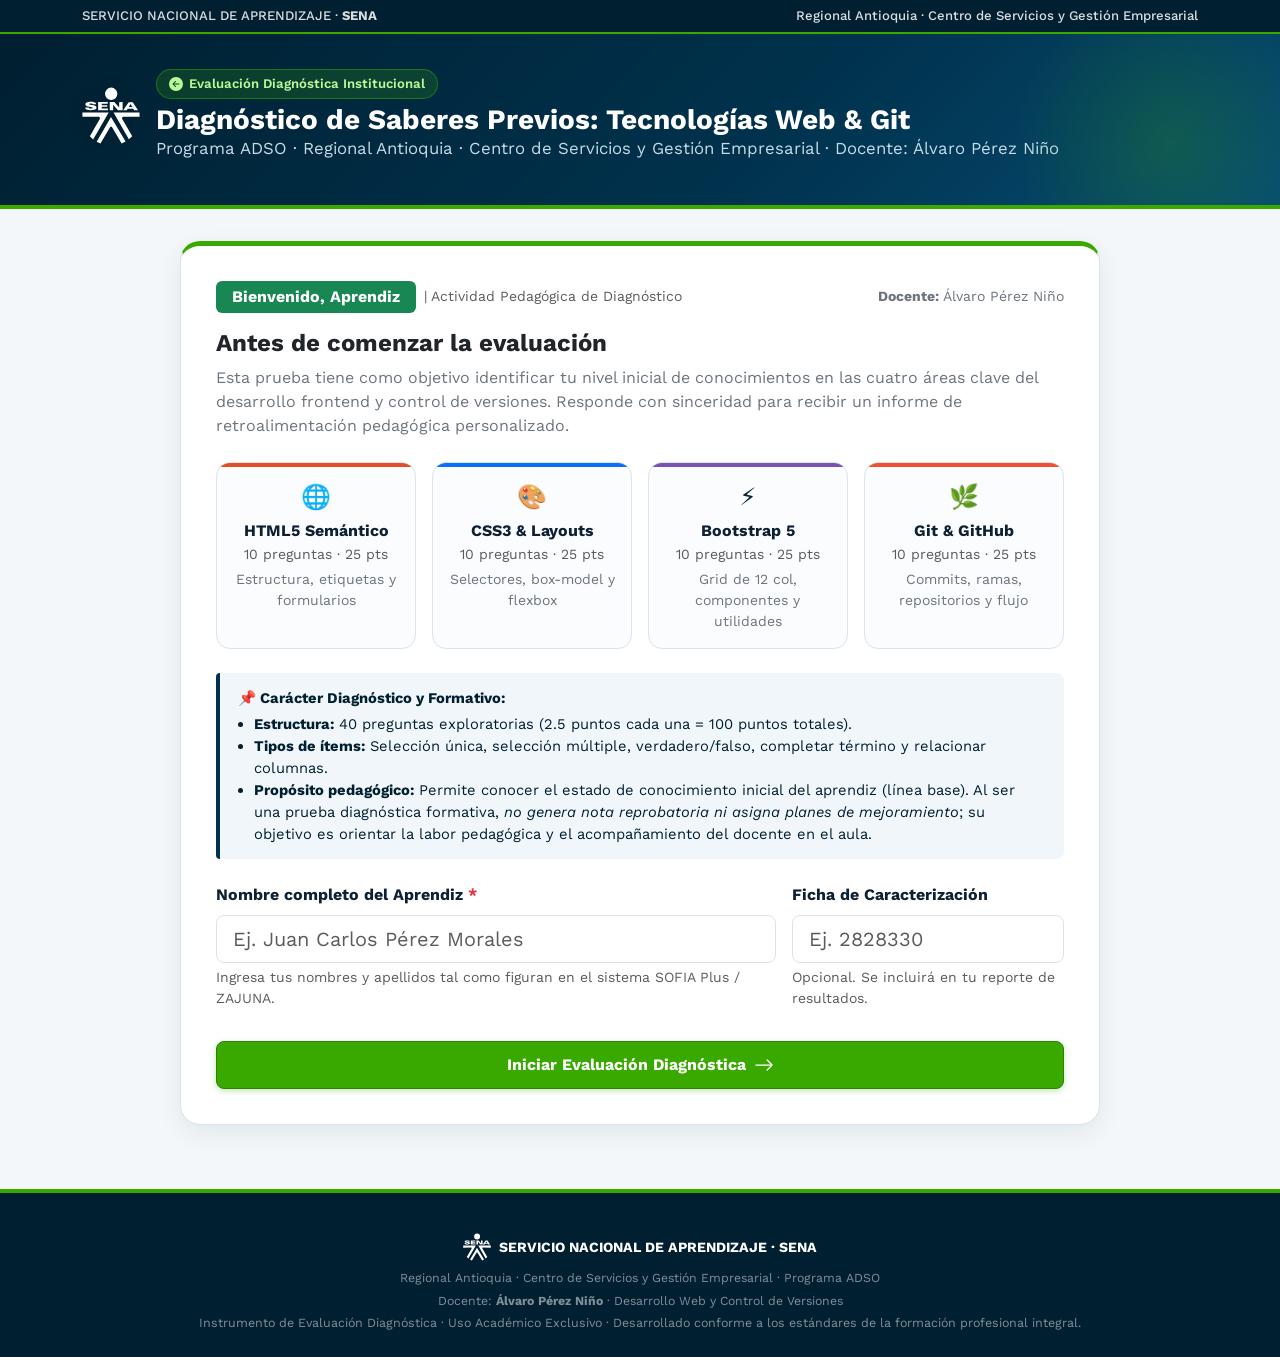
<file: Act_Contex/index.html>
<!doctype html>
<html lang="es">
<head>
  <meta charset="utf-8">
  <meta name="viewport" content="width=device-width, initial-scale=1">
  <title>Prueba Diagnóstica | Desarrollo Web ADSO - SENA</title>
  <link rel="icon" type="image/svg+xml" href="img/sena-logo-green.svg">
  <!-- Bootstrap 5.3.3 -->
  <link href="https://cdn.jsdelivr.net/npm/bootstrap@5.3.3/dist/css/bootstrap.min.css" rel="stylesheet">
  <!-- Estilos con Identidad SENA -->
  <link href="css/styles.css" rel="stylesheet">
</head>
<body>

  <!-- Barra Superior Institucional SENA -->
  <div class="sena-topbar">
    <div class="container d-flex justify-content-between align-items-center flex-wrap gap-2">
      <span>SERVICIO NACIONAL DE APRENDIZAJE · <strong>SENA</strong></span>
      <span>Regional Antioquia · Centro de Servicios y Gestión Empresarial</span>
    </div>
  </div>

  <!-- Cabezote Principal con Identidad SENA -->
  <header class="sena-header-hero">
    <div class="container">
      <div class="d-flex align-items-center gap-3 mb-2">
        <img src="img/sena-logo-white.svg" alt="Logotipo SENA" class="sena-logo-img">
        <div>
          <span class="hero-badge-pill mb-1">
            <svg width="14" height="14" fill="currentColor" viewBox="0 0 16 16"><path d="M8 0a8 8 0 1 0 0 16A8 8 0 0 0 8 0m3.5 7.5a.5.5 0 0 1 0 1H5.707l2.147 2.146a.5.5 0 0 1-.708.708l-3-3a.5.5 0 0 1 0-.708l3-3a.5.5 0 1 1 .708.708L5.707 7.5z"/></svg>
            Evaluación Diagnóstica Institucional
          </span>
          <h1 class="h3 fw-bold mb-0">Diagnóstico de Saberes Previos: Tecnologías Web & Git</h1>
          <p class="hero-subtitle mb-0">Programa ADSO · Regional Antioquia · Centro de Servicios y Gestión Empresarial · Docente: Álvaro Pérez Niño</p>
        </div>
      </div>
    </div>
  </header>

  <!-- Contenido Principal -->
  <main class="container py-4 my-2">

    <!-- SECCIÓN 1: BIENVENIDA Y REGISTRO DEL APRENDIZ -->
    <section id="welcome" class="sena-card sena-card-accent">
      <div class="d-flex align-items-center justify-content-between gap-2 mb-3 flex-wrap">
        <div class="d-flex align-items-center gap-2">
          <span class="badge text-bg-success px-3 py-2 fs-6">Bienvenido, Aprendiz</span>
          <span class="text-muted small">| Actividad Pedagógica de Diagnóstico</span>
        </div>
        <div class="small text-secondary">
          <strong>Docente:</strong> Álvaro Pérez Niño
        </div>
      </div>

      <h2 class="h4 fw-bold text-dark mb-2">Antes de comenzar la evaluación</h2>
      <p class="text-secondary">
        Esta prueba tiene como objetivo identificar tu nivel inicial de conocimientos en las cuatro áreas clave del desarrollo frontend y control de versiones. Responde con sinceridad para recibir un informe de retroalimentación pedagógica personalizado.
      </p>

      <!-- Resumen de las 4 Áreas Evaluadas -->
      <div class="welcome-grid">
        <div class="topic-overview-card topic-card-html">
          <div class="topic-badge-icon">🌐</div>
          <h3 class="h6 fw-bold mb-1">HTML5 Semántico</h3>
          <p class="small text-muted mb-0">10 preguntas · 25 pts</p>
          <small class="text-secondary d-block mt-1">Estructura, etiquetas y formularios</small>
        </div>

        <div class="topic-overview-card topic-card-css">
          <div class="topic-badge-icon">🎨</div>
          <h3 class="h6 fw-bold mb-1">CSS3 & Layouts</h3>
          <p class="small text-muted mb-0">10 preguntas · 25 pts</p>
          <small class="text-secondary d-block mt-1">Selectores, box-model y flexbox</small>
        </div>

        <div class="topic-overview-card topic-card-bootstrap">
          <div class="topic-badge-icon">⚡</div>
          <h3 class="h6 fw-bold mb-1">Bootstrap 5</h3>
          <p class="small text-muted mb-0">10 preguntas · 25 pts</p>
          <small class="text-secondary d-block mt-1">Grid de 12 col, componentes y utilidades</small>
        </div>

        <div class="topic-overview-card topic-card-git">
          <div class="topic-badge-icon">🌿</div>
          <h3 class="h6 fw-bold mb-1">Git & GitHub</h3>
          <p class="small text-muted mb-0">10 preguntas · 25 pts</p>
          <small class="text-secondary d-block mt-1">Commits, ramas, repositorios y flujo</small>
        </div>
      </div>

      <!-- Enfoque Formativo y Diagnóstico SENA -->
      <div class="info-alert-sena mb-4">
        <strong>📌 Carácter Diagnóstico y Formativo:</strong>
        <ul class="mb-0 mt-1 ps-3">
          <li><strong>Estructura:</strong> 40 preguntas exploratorias (2.5 puntos cada una = 100 puntos totales).</li>
          <li><strong>Tipos de ítems:</strong> Selección única, selección múltiple, verdadero/falso, completar término y relacionar columnas.</li>
          <li><strong>Propósito pedagógico:</strong> Permite conocer el estado de conocimiento inicial del aprendiz (línea base). Al ser una prueba diagnóstica formativa, <em>no genera nota reprobatoria ni asigna planes de mejoramiento</em>; su objetivo es orientar la labor pedagógica y el acompañamiento del docente en el aula.</li>
        </ul>
      </div>

      <!-- Formulario de Registro del Aprendiz -->
      <div class="row g-3">
        <div class="col-md-8">
          <label for="student" class="form-label fw-bold">Nombre completo del Aprendiz <span class="text-danger">*</span></label>
          <input id="student" class="form-control form-control-lg" placeholder="Ej. Juan Carlos Pérez Morales" maxlength="100" autocomplete="name" required>
          <div class="form-text">Ingresa tus nombres y apellidos tal como figuran en el sistema SOFIA Plus / ZAJUNA.</div>
        </div>
        <div class="col-md-4">
          <label for="cohort" class="form-label fw-bold">Ficha de Caracterización</label>
          <input id="cohort" class="form-control form-control-lg" placeholder="Ej. 2828330" maxlength="20" autocomplete="off">
          <div class="form-text">Opcional. Se incluirá en tu reporte de resultados.</div>
        </div>
      </div>

      <div class="mt-4 pt-2">
        <button id="start" class="btn-sena-primary btn-lg w-100 justify-content-center">
          Iniciar Evaluación Diagnóstica
          <svg width="20" height="20" fill="currentColor" viewBox="0 0 16 16"><path fill-rule="evenodd" d="M1 8a.5.5 0 0 1 .5-.5h11.793l-3.147-3.146a.5.5 0 0 1 .708-.708l4 4a.5.5 0 0 1 0 .708l-4 4a.5.5 0 0 1-.708-.708L13.293 8.5H1.5A.5.5 0 0 1 1 8"/></svg>
        </button>
      </div>
    </section>

    <!-- SECCIÓN 2: VISTA DEL EXAMEN INTERACTIVO -->
    <section id="exam" hidden>
      <!-- Cabecera de la Pregunta y Progreso -->
      <div class="d-flex justify-content-between align-items-center mb-2 flex-wrap gap-2">
        <div class="d-flex align-items-center gap-2">
          <strong id="counter" class="fs-5 text-dark">Pregunta 1 de 40</strong>
          <span id="topic" class="topic-tag" data-topic="HTML">HTML</span>
        </div>
        <div class="d-flex align-items-center gap-2">
          <span id="type" class="type-pill">Selección única</span>
          <button id="toggle-drawer-btn" class="nav-grid-toggle-btn" type="button" aria-expanded="false" title="Mostrar/ocultar mapa de preguntas">
            <svg width="14" height="14" fill="currentColor" viewBox="0 0 16 16"><path d="M1 2.5A1.5 1.5 0 0 1 2.5 1h3A1.5 1.5 0 0 1 7 2.5v3A1.5 1.5 0 0 1 5.5 7h-3A1.5 1.5 0 0 1 1 5.5zM2.5 2a.5.5 0 0 0-.5.5v3a.5.5 0 0 0 .5.5h3a.5.5 0 0 0 .5-.5v-3a.5.5 0 0 0-.5-.5zm6.5.5A1.5 1.5 0 0 1 10.5 1h3A1.5 1.5 0 0 1 15 2.5v3A1.5 1.5 0 0 1 13.5 7h-3A1.5 1.5 0 0 1 9 5.5zm1.5-.5a.5.5 0 0 0-.5.5v3a.5.5 0 0 0 .5.5h3a.5.5 0 0 0 .5-.5v-3a.5.5 0 0 0-.5-.5zM1 10.5A1.5 1.5 0 0 1 2.5 9h3A1.5 1.5 0 0 1 7 10.5v3A1.5 1.5 0 0 1 5.5 15h-3A1.5 1.5 0 0 1 1 13.5zm1.5-.5a.5.5 0 0 0-.5.5v3a.5.5 0 0 0 .5.5h3a.5.5 0 0 0 .5-.5v-3a.5.5 0 0 0-.5-.5zm6.5.5A1.5 1.5 0 0 1 10.5 9h3a1.5 1.5 0 0 1 1.5 1.5v3a1.5 1.5 0 0 1-1.5 1.5h-3A1.5 1.5 0 0 1 9 13.5zm1.5-.5a.5.5 0 0 0-.5.5v3a.5.5 0 0 0 .5.5h3a.5.5 0 0 0 .5-.5v-3a.5.5 0 0 0-.5-.5z"/></svg>
            Mapa de 40 preguntas
          </button>
        </div>
      </div>

      <!-- Barra de Progreso SENA -->
      <div class="sena-progress-wrapper">
        <div class="progress" role="progressbar" aria-label="Progreso de la prueba" aria-valuenow="0" aria-valuemin="0" aria-valuemax="100">
          <div id="progress" class="progress-bar" style="width: 2.5%;"></div>
        </div>
      </div>

      <!-- Cajón / Grilla de Navegación de Preguntas (desplegable) -->
      <div id="question-drawer" class="question-nav-drawer" hidden>
        <!-- Generado dinámicamente con las 40 píldoras de preguntas -->
      </div>

      <!-- Tarjeta del Ítem de Evaluación -->
      <div class="sena-card sena-card-accent">
        <h2 id="question" class="question-prompt"></h2>

        <!-- Contenedor dinámico de opciones de respuesta -->
        <div id="answers"></div>

        <!-- Mensaje de aviso / validación -->
        <div id="notice-container">
          <p id="notice" class="sena-alert-notice error" hidden aria-live="polite"></p>
        </div>

        <!-- Botones de Navegación -->
        <div class="d-flex justify-content-between align-items-center mt-4 pt-3 border-top gap-2 flex-wrap">
          <button id="prev" class="btn-sena-secondary" type="button">
            <svg width="18" height="18" fill="currentColor" viewBox="0 0 16 16"><path fill-rule="evenodd" d="M15 8a.5.5 0 0 0-.5-.5H2.707l3.147-3.146a.5.5 0 1 0-.708-.708l-4 4a.5.5 0 0 0 0 .708l4 4a.5.5 0 0 0 .708-.708L2.707 8.5H14.5A.5.5 0 0 0 15 8"/></svg>
            Anterior
          </button>

          <span class="text-muted small d-none d-sm-inline" id="quick-tip">Tip: En preguntas de texto, pulsa Enter para continuar</span>

          <button id="next" class="btn-sena-primary" type="button">
            Siguiente
            <svg width="18" height="18" fill="currentColor" viewBox="0 0 16 16"><path fill-rule="evenodd" d="M1 8a.5.5 0 0 1 .5-.5h11.793l-3.147-3.146a.5.5 0 0 1 .708-.708l4 4a.5.5 0 0 1 0 .708l-4 4a.5.5 0 0 1-.708-.708L13.293 8.5H1.5A.5.5 0 0 1 1 8"/></svg>
          </button>
        </div>
      </div>
    </section>

    <!-- SECCIÓN 3: RESULTADOS Y RETROALIMENTACIÓN FORMATIVA -->
    <section id="results" hidden class="sena-card sena-card-accent">
      <div class="text-center mb-4">
        <span class="badge text-bg-success px-3 py-2 mb-2">Informe Oficial de Diagnóstico</span>
        <h2 class="h3 fw-bold text-dark">Resultados de la Evaluación de Saberes Previos</h2>
        <p class="text-muted mb-1">Servicio Nacional de Aprendizaje SENA · Regional Antioquia · Centro de Servicios y Gestión Empresarial</p>
        <p class="small text-secondary mb-0">Programa ADSO · Docente: <strong>Álvaro Pérez Niño</strong></p>
      </div>

      <!-- Certificado Resumen -->
      <div id="summary" class="result-certificate-header"></div>

      <!-- Desglose por Área Temática -->
      <h3 class="h5 fw-bold text-dark mb-3">Rendimiento por Competencia y Área Temática</h3>
      <div id="bytopic" class="topics-score-grid"></div>

      <!-- Sección de Retroalimentación Detallada -->
      <div class="d-flex justify-content-between align-items-center mt-4 mb-2 flex-wrap gap-2">
        <div>
          <h3 class="h5 fw-bold text-dark mb-0">Retroalimentación Detallada por Pregunta</h3>
          <small class="text-muted">Revisa las explicaciones técnicas formuladas por el equipo de instructores</small>
        </div>

        <!-- Filtros de Retroalimentación -->
        <div class="filter-tabs">
          <button type="button" class="filter-tab-btn active" data-filter="all">Todas (40)</button>
          <button type="button" class="filter-tab-btn" data-filter="incorrect">Por Afianzar</button>
          <button type="button" class="filter-tab-btn" data-filter="correct">Acertadas</button>
        </div>
      </div>

      <!-- Contenedor de Preguntas con Retroalimentación -->
      <div id="review" class="mt-2"></div>

      <!-- Botones de Acción Final -->
      <div class="d-flex gap-3 mt-4 pt-3 border-top flex-wrap justify-content-between">
        <div class="d-flex gap-2 flex-wrap">
          <button id="download" class="btn-sena-primary" type="button">
            <svg width="18" height="18" fill="currentColor" viewBox="0 0 16 16"><path d="M.5 9.9a.5.5 0 0 1 .5.5v2.5a1 1 0 0 0 1 1h12a1 1 0 0 0 1-1v-2.5a.5.5 0 0 1 1 0v2.5a2 2 0 0 1-2 2H2a2 2 0 0 1-2-2v-2.5a.5.5 0 0 1 .5-.5"/><path d="M7.646 11.854a.5.5 0 0 0 .708 0l3-3a.5.5 0 0 0-.708-.708L8.5 10.293V1.5a.5.5 0 0 0-1 0v8.793L5.354 8.146a.5.5 0 1 0-.708.708z"/></svg>
            Descargar Reporte (CSV)
          </button>
          <button id="print-btn" class="btn-sena-secondary" type="button">
            <svg width="18" height="18" fill="currentColor" viewBox="0 0 16 16"><path d="M2.5 8a.5.5 0 1 0 0-1 .5.5 0 0 0 0 1"/><path d="M5 1a2 2 0 0 0-2 2v2H2a2 2 0 0 0-2 2v3a2 2 0 0 0 2 2h1v1a2 2 0 0 0 2 2h6a2 2 0 0 0 2-2v-1h1a2 2 0 0 0 2-2V7a2 2 0 0 0-2-2h-1V3a2 2 0 0 0-2-2zM4 3a1 1 0 0 1 1-1h6a1 1 0 0 1 1 1v2H4zm1 5a2 2 0 0 0-2 2v1H2a1 1 0 0 1-1-1V7a1 1 0 0 1 1-1h12a1 1 0 0 1 1 1v3a1 1 0 0 1-1 1h-1v-1a2 2 0 0 0-2-2zm7 2v3a1 1 0 0 1-1 1H5a1 1 0 0 1-1-1v-3a1 1 0 0 1 1-1h6a1 1 0 0 1 1 1"/></svg>
            Imprimir / Guardar PDF
          </button>
        </div>
        <button id="restart" class="btn-sena-orange" type="button">
          <svg width="18" height="18" fill="currentColor" viewBox="0 0 16 16"><path fill-rule="evenodd" d="M8 3a5 5 0 1 0 4.546 2.914.5.5 0 0 1 .908-.417A6 6 0 1 1 8 2z"/><path d="M8 4.466V.534a.25.25 0 0 1 .41-.192l2.36 1.966c.12.1.12.284 0 .384L8.41 4.658A.25.25 0 0 1 8 4.466"/></svg>
          Presentar Nueva Prueba
        </button>
      </div>
    </section>

  </main>

  <!-- Pie de Página Institucional SENA -->
  <footer class="sena-footer">
    <div class="container text-center">
      <div class="d-flex justify-content-center align-items-center gap-2 mb-2">
        <img src="img/sena-logo-white.svg" alt="SENA" width="28" height="28">
        <strong class="text-white">SERVICIO NACIONAL DE APRENDIZAJE · SENA</strong>
      </div>
      <p class="mb-1 text-white-50 small">
        Regional Antioquia · Centro de Servicios y Gestión Empresarial · Programa ADSO
      </p>
      <p class="mb-1 text-white-50 small">
        Docente: <strong>Álvaro Pérez Niño</strong> · Desarrollo Web y Control de Versiones
      </p>
      <p class="mb-0 text-white-50" style="font-size: 0.78rem;">
        Instrumento de Evaluación Diagnóstica · Uso Académico Exclusivo · Desarrollado conforme a los estándares de la formación profesional integral.
      </p>
    </div>
  </footer>

  <!-- Scripts -->
  <script src="js/questions.js"></script>
  <script src="js/app.js"></script>
</body>
</html>
</file>
<file: Act_Contex/css/styles.css>
/* ==========================================================================
   IDENTIDAD VISUAL SENA - PRUEBA DIAGNÓSTICA ADSO
   Colores oficiales SENA:
   - Verde SENA: #39A900 (Pantone 361 C)
   - Azul SENA: #00324D (Pantone 541 C)
   - Naranja SENA: #FF6B00
   ========================================================================== */

@import url('https://fonts.googleapis.com/css2?family=Work+Sans:wght@300;400;500;600;700;800&family=Fira+Code:wght@400;500&display=swap');

:root {
  --sena-green: #39A900;
  --sena-green-dark: #2c8300;
  --sena-green-light: #eef8ea;
  --sena-green-glow: rgba(57, 169, 0, 0.22);
  --sena-blue: #00324D;
  --sena-blue-dark: #001f30;
  --sena-blue-light: #064c73;
  --sena-blue-tint: #f0f6fa;
  --sena-orange: #FF6B00;
  --sena-orange-light: #fff2e9;
  
  --topic-html: #e44d26;
  --topic-css: #0d6efd;
  --topic-bootstrap: #7952b3;
  --topic-git: #f05032;

  --bg-page: #f4f7f9;
  --surface-card: #ffffff;
  --text-main: #0e2033;
  --text-muted: #536476;
  --border-color: #dbe4ec;
  --border-focus: #39A900;
  --radius-sm: 8px;
  --radius-md: 14px;
  --radius-lg: 20px;
  --shadow-sm: 0 2px 8px rgba(0, 50, 77, 0.06);
  --shadow-md: 0 8px 24px rgba(0, 50, 77, 0.08);
  --shadow-lg: 0 16px 40px rgba(0, 50, 77, 0.12);
  
  accent-color: var(--sena-green);
}

* {
  box-sizing: border-box;
}

body {
  font-family: 'Work Sans', system-ui, -apple-system, sans-serif;
  background-color: var(--bg-page);
  color: var(--text-main);
  min-height: 100vh;
  display: flex;
  flex-direction: column;
  margin: 0;
  -webkit-font-smoothing: antialiased;
}

/* --------------------------------------------------------------------------
   Cabezote Institucional SENA
   -------------------------------------------------------------------------- */
.sena-topbar {
  background-color: var(--sena-blue-dark);
  color: #ffffff;
  font-size: 0.82rem;
  padding: 6px 0;
  border-bottom: 2px solid var(--sena-green);
}

.sena-topbar a, .sena-topbar span {
  color: rgba(255, 255, 255, 0.85);
  font-weight: 500;
  text-decoration: none;
}

.sena-header-hero {
  background: linear-gradient(135deg, var(--sena-blue-dark) 0%, var(--sena-blue) 60%, var(--sena-blue-light) 100%);
  color: #ffffff;
  position: relative;
  overflow: hidden;
  padding: 2.2rem 0;
  border-bottom: 4px solid var(--sena-green);
}

.sena-header-hero::before {
  content: '';
  position: absolute;
  top: -50px;
  right: -50px;
  width: 320px;
  height: 320px;
  background: radial-gradient(circle, rgba(57, 169, 0, 0.22) 0%, transparent 70%);
  pointer-events: none;
}

.sena-logo-img {
  width: 58px;
  height: 58px;
  object-fit: contain;
  filter: drop-shadow(0 2px 8px rgba(0,0,0,0.2));
}

.hero-badge-pill {
  background: rgba(57, 169, 0, 0.2);
  border: 1px solid rgba(57, 169, 0, 0.5);
  color: #bbf898;
  font-size: 0.82rem;
  font-weight: 600;
  padding: 4px 12px;
  border-radius: 50px;
  display: inline-flex;
  align-items: center;
  gap: 6px;
}

.hero-subtitle {
  color: #c7dbe8;
  font-size: 1.05rem;
}

/* --------------------------------------------------------------------------
   Layout y Tarjetas
   -------------------------------------------------------------------------- */
main.container {
  flex: 1 0 auto;
}

.sena-card {
  background: var(--surface-card);
  border: 1px solid var(--border-color);
  border-radius: var(--radius-lg);
  box-shadow: var(--shadow-md);
  max-width: 920px;
  margin: 0 auto 2rem auto;
  padding: 2.2rem;
  position: relative;
  transition: transform 0.2s ease, box-shadow 0.2s ease;
}

.sena-card-accent {
  border-top: 5px solid var(--sena-green);
}

/* --------------------------------------------------------------------------
   Vista de Bienvenida
   -------------------------------------------------------------------------- */
.welcome-grid {
  display: grid;
  grid-template-columns: repeat(auto-fit, minmax(190px, 1fr));
  gap: 16px;
  margin: 1.5rem 0;
}

.topic-overview-card {
  border: 1px solid var(--border-color);
  border-radius: var(--radius-md);
  padding: 16px;
  background: #fafcfe;
  text-align: center;
  transition: all 0.2s ease;
  position: relative;
  overflow: hidden;
}

.topic-overview-card:hover {
  transform: translateY(-3px);
  box-shadow: var(--shadow-sm);
  border-color: var(--sena-green);
}

.topic-overview-card::before {
  content: '';
  position: absolute;
  top: 0;
  left: 0;
  right: 0;
  height: 4px;
}

.topic-card-html::before { background-color: var(--topic-html); }
.topic-card-css::before { background-color: var(--topic-css); }
.topic-card-bootstrap::before { background-color: var(--topic-bootstrap); }
.topic-card-git::before { background-color: var(--topic-git); }

.topic-badge-icon {
  font-size: 1.5rem;
  margin-bottom: 6px;
}

.info-alert-sena {
  background-color: var(--sena-blue-tint);
  border-left: 4px solid var(--sena-blue);
  border-radius: 4px var(--radius-sm) var(--radius-sm) 4px;
  padding: 14px 18px;
  color: var(--sena-blue-dark);
  font-size: 0.92rem;
}

/* --------------------------------------------------------------------------
   Barra de Progreso y Navegador de Preguntas
   -------------------------------------------------------------------------- */
.sena-progress-wrapper {
  margin-bottom: 1.5rem;
}

.progress {
  height: 12px;
  background-color: #e2eaf0;
  border-radius: 50px;
  overflow: hidden;
}

.progress-bar {
  background: linear-gradient(90deg, var(--sena-green) 0%, #4dd605 100%);
  transition: width 0.3s cubic-bezier(0.4, 0, 0.2, 1);
}

.nav-grid-toggle-btn {
  background: none;
  border: 1px solid var(--border-color);
  color: var(--sena-blue);
  font-size: 0.85rem;
  font-weight: 600;
  padding: 6px 14px;
  border-radius: 50px;
  display: inline-flex;
  align-items: center;
  gap: 6px;
  cursor: pointer;
  transition: all 0.2s ease;
}

.nav-grid-toggle-btn:hover {
  background-color: var(--sena-green-light);
  border-color: var(--sena-green);
  color: var(--sena-green-dark);
}

.question-nav-drawer {
  background: #f8fafc;
  border: 1px solid var(--border-color);
  border-radius: var(--radius-md);
  padding: 16px;
  margin-bottom: 1.5rem;
  display: grid;
  grid-template-columns: repeat(auto-fill, minmax(36px, 1fr));
  gap: 8px;
}

.q-nav-pill {
  height: 36px;
  border-radius: 8px;
  border: 1px solid var(--border-color);
  background: #ffffff;
  color: var(--text-muted);
  font-weight: 600;
  font-size: 0.82rem;
  display: flex;
  align-items: center;
  justify-content: center;
  cursor: pointer;
  transition: all 0.15s ease;
  padding: 0;
}

.q-nav-pill:hover {
  border-color: var(--sena-green);
  color: var(--sena-green-dark);
  background-color: var(--sena-green-light);
}

.q-nav-pill.active {
  background-color: var(--sena-blue);
  color: #ffffff;
  border-color: var(--sena-blue);
  box-shadow: 0 0 0 3px rgba(0, 50, 77, 0.25);
  font-weight: 700;
}

.q-nav-pill.answered {
  background-color: var(--sena-green-light);
  border-color: var(--sena-green);
  color: var(--sena-green-dark);
}

.q-nav-pill.active.answered {
  background-color: var(--sena-green);
  color: #ffffff;
  box-shadow: 0 0 0 3px var(--sena-green-glow);
}

/* --------------------------------------------------------------------------
   Badges y Metadatos de la Pregunta
   -------------------------------------------------------------------------- */
.topic-tag {
  display: inline-block;
  padding: 4px 12px;
  border-radius: 50px;
  font-size: 0.82rem;
  font-weight: 700;
  letter-spacing: 0.5px;
  color: #ffffff;
}

.topic-tag[data-topic="HTML"] { background-color: var(--topic-html); }
.topic-tag[data-topic="CSS"] { background-color: var(--topic-css); }
.topic-tag[data-topic="Bootstrap"] { background-color: var(--topic-bootstrap); }
.topic-tag[data-topic="Git"] { background-color: var(--topic-git); }

.type-pill {
  background-color: #ecf1f6;
  color: var(--sena-blue);
  border-radius: 50px;
  padding: 4px 12px;
  font-size: 0.8rem;
  font-weight: 600;
  display: inline-flex;
  align-items: center;
  gap: 5px;
}

.question-prompt {
  font-size: 1.25rem;
  font-weight: 700;
  color: var(--sena-blue-dark);
  line-height: 1.45;
  margin: 1.2rem 0 1.5rem 0;
}

/* --------------------------------------------------------------------------
   Opciones de Respuesta
   -------------------------------------------------------------------------- */
.options-stack {
  display: flex;
  flex-direction: column;
  gap: 12px;
}

.option-card {
  display: flex;
  align-items: center;
  padding: 14px 18px;
  border: 1.5px solid var(--border-color);
  border-radius: var(--radius-md);
  background-color: #ffffff;
  cursor: pointer;
  transition: all 0.2s cubic-bezier(0.16, 1, 0.3, 1);
  min-height: 54px;
  position: relative;
  user-select: none;
}

.option-card:hover {
  border-color: var(--sena-green);
  background-color: #fafff8;
  transform: translateX(3px);
}

.option-card:has(input:checked) {
  border-color: var(--sena-green);
  background-color: var(--sena-green-light);
  box-shadow: 0 0 0 2px var(--sena-green-glow);
  font-weight: 600;
  color: var(--sena-blue-dark);
}

.option-card input[type="radio"],
.option-card input[type="checkbox"] {
  width: 20px;
  height: 20px;
  margin-right: 14px;
  flex-shrink: 0;
  accent-color: var(--sena-green);
  cursor: pointer;
}

.option-text {
  font-size: 1.02rem;
  flex: 1;
}

/* --------------------------------------------------------------------------
   Pregunta tipo COMPLETAR (Fill)
   -------------------------------------------------------------------------- */
.fill-container {
  background-color: #f8fafc;
  border: 1.5px dashed var(--border-color);
  border-radius: var(--radius-md);
  padding: 24px;
  margin-top: 10px;
}

.fill-input-field {
  font-size: 1.15rem;
  font-weight: 600;
  color: var(--sena-blue-dark);
  border: 2px solid var(--border-color);
  border-radius: var(--radius-sm);
  padding: 12px 18px;
  min-height: 52px;
  transition: all 0.2s ease;
  font-family: 'Fira Code', monospace;
  background-color: #ffffff;
}

.fill-input-field:focus {
  border-color: var(--sena-green);
  box-shadow: 0 0 0 4px var(--sena-green-glow);
  outline: none;
  background-color: #ffffff;
}

.fill-hint {
  font-size: 0.85rem;
  color: var(--text-muted);
  margin-top: 8px;
}

/* --------------------------------------------------------------------------
   Pregunta tipo RELACIONAR (Match)
   -------------------------------------------------------------------------- */
.match-grid-container {
  display: flex;
  flex-direction: column;
  gap: 14px;
  margin-top: 8px;
}

.match-item-row {
  display: grid;
  grid-template-columns: 1fr 1fr;
  align-items: center;
  gap: 16px;
  padding: 14px 18px;
  background: #ffffff;
  border: 1.5px solid var(--border-color);
  border-radius: var(--radius-md);
  transition: border-color 0.2s ease, box-shadow 0.2s ease;
}

.match-item-row:hover {
  border-color: #b7cbdd;
}

.match-item-row:has(.match-select-input:focus) {
  border-color: var(--sena-green);
  box-shadow: 0 0 0 3px var(--sena-green-glow);
}

.match-target {
  font-weight: 600;
  font-size: 1.05rem;
  color: var(--sena-blue-dark);
  display: flex;
  align-items: center;
  gap: 10px;
}

.match-target code {
  background-color: var(--sena-blue-tint);
  color: var(--sena-blue);
  padding: 5px 12px;
  border-radius: 6px;
  border: 1px solid #d2e2ec;
  font-family: 'Fira Code', monospace;
  font-size: 1rem;
}

.match-select-input {
  border: 1.5px solid var(--border-color);
  border-radius: var(--radius-sm);
  padding: 10px 14px;
  font-size: 0.95rem;
  min-height: 48px;
  font-weight: 500;
  color: var(--text-main);
  background-color: #ffffff;
  cursor: pointer;
  transition: all 0.2s ease;
}

.match-select-input:focus {
  border-color: var(--sena-green);
  box-shadow: 0 0 0 3px var(--sena-green-glow);
  outline: none;
}

.match-select-input option {
  padding: 8px;
  font-size: 0.95rem;
}

/* --------------------------------------------------------------------------
   Notificaciones y Alertas
   -------------------------------------------------------------------------- */
.sena-alert-notice {
  border-radius: var(--radius-sm);
  padding: 12px 16px;
  margin-top: 16px;
  font-weight: 600;
  font-size: 0.92rem;
  display: flex;
  align-items: center;
  gap: 8px;
}

.sena-alert-notice.error {
  background-color: #fff2f2;
  color: #c5221f;
  border: 1px solid #fecaca;
}

/* --------------------------------------------------------------------------
   Botones de Acción
   -------------------------------------------------------------------------- */
.btn-sena-primary {
  background-color: var(--sena-green);
  border: 1px solid var(--sena-green-dark);
  color: #ffffff;
  font-weight: 700;
  padding: 10px 24px;
  border-radius: var(--radius-sm);
  min-height: 48px;
  display: inline-flex;
  align-items: center;
  justify-content: center;
  gap: 8px;
  transition: all 0.2s cubic-bezier(0.16, 1, 0.3, 1);
  box-shadow: 0 2px 6px rgba(57, 169, 0, 0.3);
  text-decoration: none;
  cursor: pointer;
}

.btn-sena-primary:hover {
  background-color: var(--sena-green-dark);
  border-color: #236800;
  color: #ffffff;
  transform: translateY(-1px);
  box-shadow: 0 4px 12px rgba(57, 169, 0, 0.4);
}

.btn-sena-secondary {
  background-color: transparent;
  border: 1.5px solid var(--sena-blue);
  color: var(--sena-blue);
  font-weight: 600;
  padding: 10px 22px;
  border-radius: var(--radius-sm);
  min-height: 48px;
  display: inline-flex;
  align-items: center;
  justify-content: center;
  gap: 8px;
  transition: all 0.2s ease;
  text-decoration: none;
  cursor: pointer;
}

.btn-sena-secondary:hover {
  background-color: var(--sena-blue-tint);
  color: var(--sena-blue-dark);
}

.btn-sena-orange {
  background-color: var(--sena-orange);
  border: 1px solid #e05e00;
  color: #ffffff;
  font-weight: 700;
  padding: 10px 24px;
  border-radius: var(--radius-sm);
  min-height: 48px;
  display: inline-flex;
  align-items: center;
  justify-content: center;
  gap: 8px;
  transition: all 0.2s ease;
  text-decoration: none;
  cursor: pointer;
}

.btn-sena-orange:hover {
  background-color: #e05e00;
  color: #ffffff;
  transform: translateY(-1px);
}

/* --------------------------------------------------------------------------
   Pantalla de Resultados
   -------------------------------------------------------------------------- */
.result-certificate-header {
  border: 2px solid var(--sena-green);
  border-radius: var(--radius-lg);
  padding: 28px;
  background: linear-gradient(135deg, #ffffff 0%, #f7fdf5 100%);
  margin-bottom: 2rem;
  text-align: center;
  position: relative;
  box-shadow: var(--shadow-sm);
}

.result-score-number {
  font-size: 3.2rem;
  font-weight: 800;
  color: var(--sena-green-dark);
  line-height: 1;
  margin: 12px 0;
}

.result-verdict-pill {
  display: inline-flex;
  align-items: center;
  gap: 8px;
  padding: 8px 22px;
  border-radius: 50px;
  font-weight: 700;
  font-size: 0.95rem;
  letter-spacing: 0.5px;
}

.verdict-level-advanced {
  background-color: var(--sena-green-light);
  color: var(--sena-green-dark);
  border: 1.5px solid var(--sena-green);
}

.verdict-level-intermediate {
  background-color: var(--sena-blue-tint);
  color: var(--sena-blue);
  border: 1.5px solid var(--sena-blue);
}

.verdict-level-initial {
  background-color: #fef7ed;
  color: #92400e;
  border: 1.5px solid #f59e0b;
}

/* Clases de compatibilidad */
.verdict-competent {
  background-color: var(--sena-green-light);
  color: var(--sena-green-dark);
  border: 1.5px solid var(--sena-green);
}

.verdict-improvement {
  background-color: #fef7ed;
  color: #92400e;
  border: 1.5px solid #f59e0b;
}

.topics-score-grid {
  display: grid;
  grid-template-columns: repeat(auto-fit, minmax(190px, 1fr));
  gap: 16px;
  margin-bottom: 2rem;
}

.topic-score-card {
  background: #ffffff;
  border: 1px solid var(--border-color);
  border-radius: var(--radius-md);
  padding: 16px;
  border-left: 4px solid var(--sena-blue);
}

/* --------------------------------------------------------------------------
   Filtros y Retroalimentación
   -------------------------------------------------------------------------- */
.filter-tabs {
  display: flex;
  gap: 8px;
  margin: 1.2rem 0;
  flex-wrap: wrap;
}

.filter-tab-btn {
  background: #ffffff;
  border: 1px solid var(--border-color);
  padding: 8px 16px;
  border-radius: 50px;
  font-size: 0.88rem;
  font-weight: 600;
  color: var(--text-muted);
  cursor: pointer;
  transition: all 0.2s ease;
}

.filter-tab-btn.active {
  background-color: var(--sena-blue);
  color: #ffffff;
  border-color: var(--sena-blue);
}

.feedback-card {
  border: 1px solid var(--border-color);
  border-radius: var(--radius-md);
  padding: 16px 20px;
  margin-bottom: 14px;
  background-color: #ffffff;
  border-left: 5px solid #cbd5e1;
  transition: all 0.2s ease;
}

.feedback-card.correct {
  border-left-color: var(--sena-green);
  background-color: #fafff8;
}

.feedback-card.incorrect {
  border-left-color: #e53e3e;
  background-color: #fffaf9;
}

.feedback-title {
  font-weight: 700;
  font-size: 1.05rem;
  color: var(--sena-blue-dark);
  margin-bottom: 8px;
}

.feedback-badge {
  font-size: 0.8rem;
  font-weight: 700;
  padding: 3px 10px;
  border-radius: 50px;
  display: inline-block;
  margin-bottom: 8px;
}

.feedback-badge.badge-correct {
  background-color: var(--sena-green-light);
  color: var(--sena-green-dark);
}

.feedback-badge.badge-incorrect {
  background-color: #fee2e2;
  color: #b91c1c;
}

.feedback-detail {
  font-size: 0.94rem;
  margin-bottom: 6px;
}

.feedback-explain {
  background-color: rgba(0, 50, 77, 0.04);
  padding: 8px 12px;
  border-radius: var(--radius-sm);
  font-size: 0.88rem;
  color: var(--sena-blue-dark);
  margin-top: 8px;
}

/* --------------------------------------------------------------------------
   Pie de Página Institucional
   -------------------------------------------------------------------------- */
.sena-footer {
  background-color: var(--sena-blue-dark);
  color: #dbe4ec;
  padding: 2.5rem 0 1.5rem 0;
  margin-top: auto;
  border-top: 4px solid var(--sena-green);
  font-size: 0.88rem;
}

.sena-footer a {
  color: #ffffff;
  text-decoration: underline;
}

/* --------------------------------------------------------------------------
   Diseño Responsivo
   -------------------------------------------------------------------------- */
@media (max-width: 768px) {
  .sena-card {
    padding: 1.4rem;
    border-radius: var(--radius-md);
  }
  
  .match-item-row {
    grid-template-columns: 1fr;
    gap: 10px;
  }
  
  .question-prompt {
    font-size: 1.1rem;
  }
  
  .result-score-number {
    font-size: 2.5rem;
  }
}

/* --------------------------------------------------------------------------
   Estilos de Impresión / PDF
   -------------------------------------------------------------------------- */
@media print {
  body {
    background: #ffffff;
    color: #000000;
  }
  
  .sena-topbar,
  .hero-badge-pill,
  .nav-grid-toggle-btn,
  .question-nav-drawer,
  #download,
  #restart,
  #print-btn,
  .filter-tabs,
  .sena-footer {
    display: none !important;
  }
  
  .sena-card {
    border: none;
    box-shadow: none;
    padding: 0;
    max-width: 100%;
  }
  
  .sena-header-hero {
    background: #ffffff !important;
    color: #000000 !important;
    padding: 1rem 0;
    border-bottom: 2px solid var(--sena-green);
  }
  
  .hero-subtitle, .sena-header-hero h1 {
    color: #000000 !important;
  }
  
  .feedback-card {
    page-break-inside: avoid;
    border: 1px solid #ccc;
  }
}
</file>
